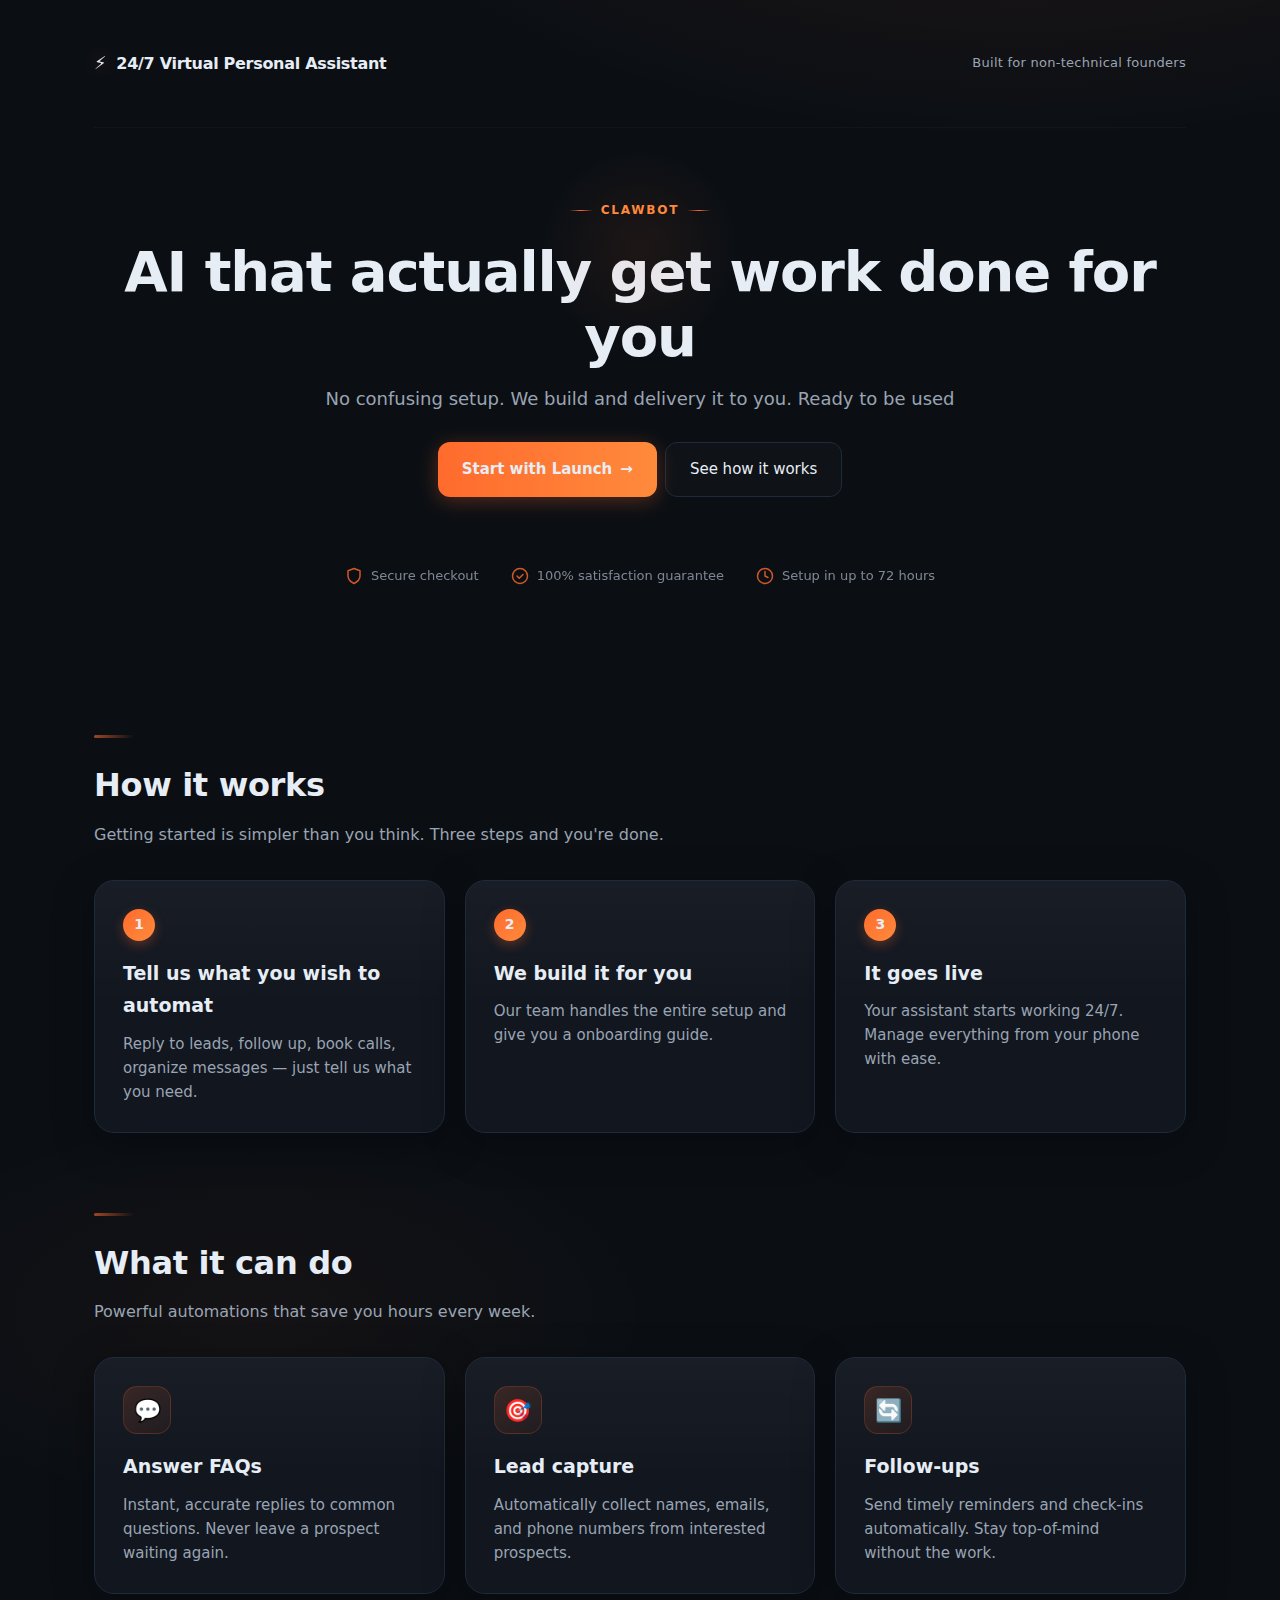
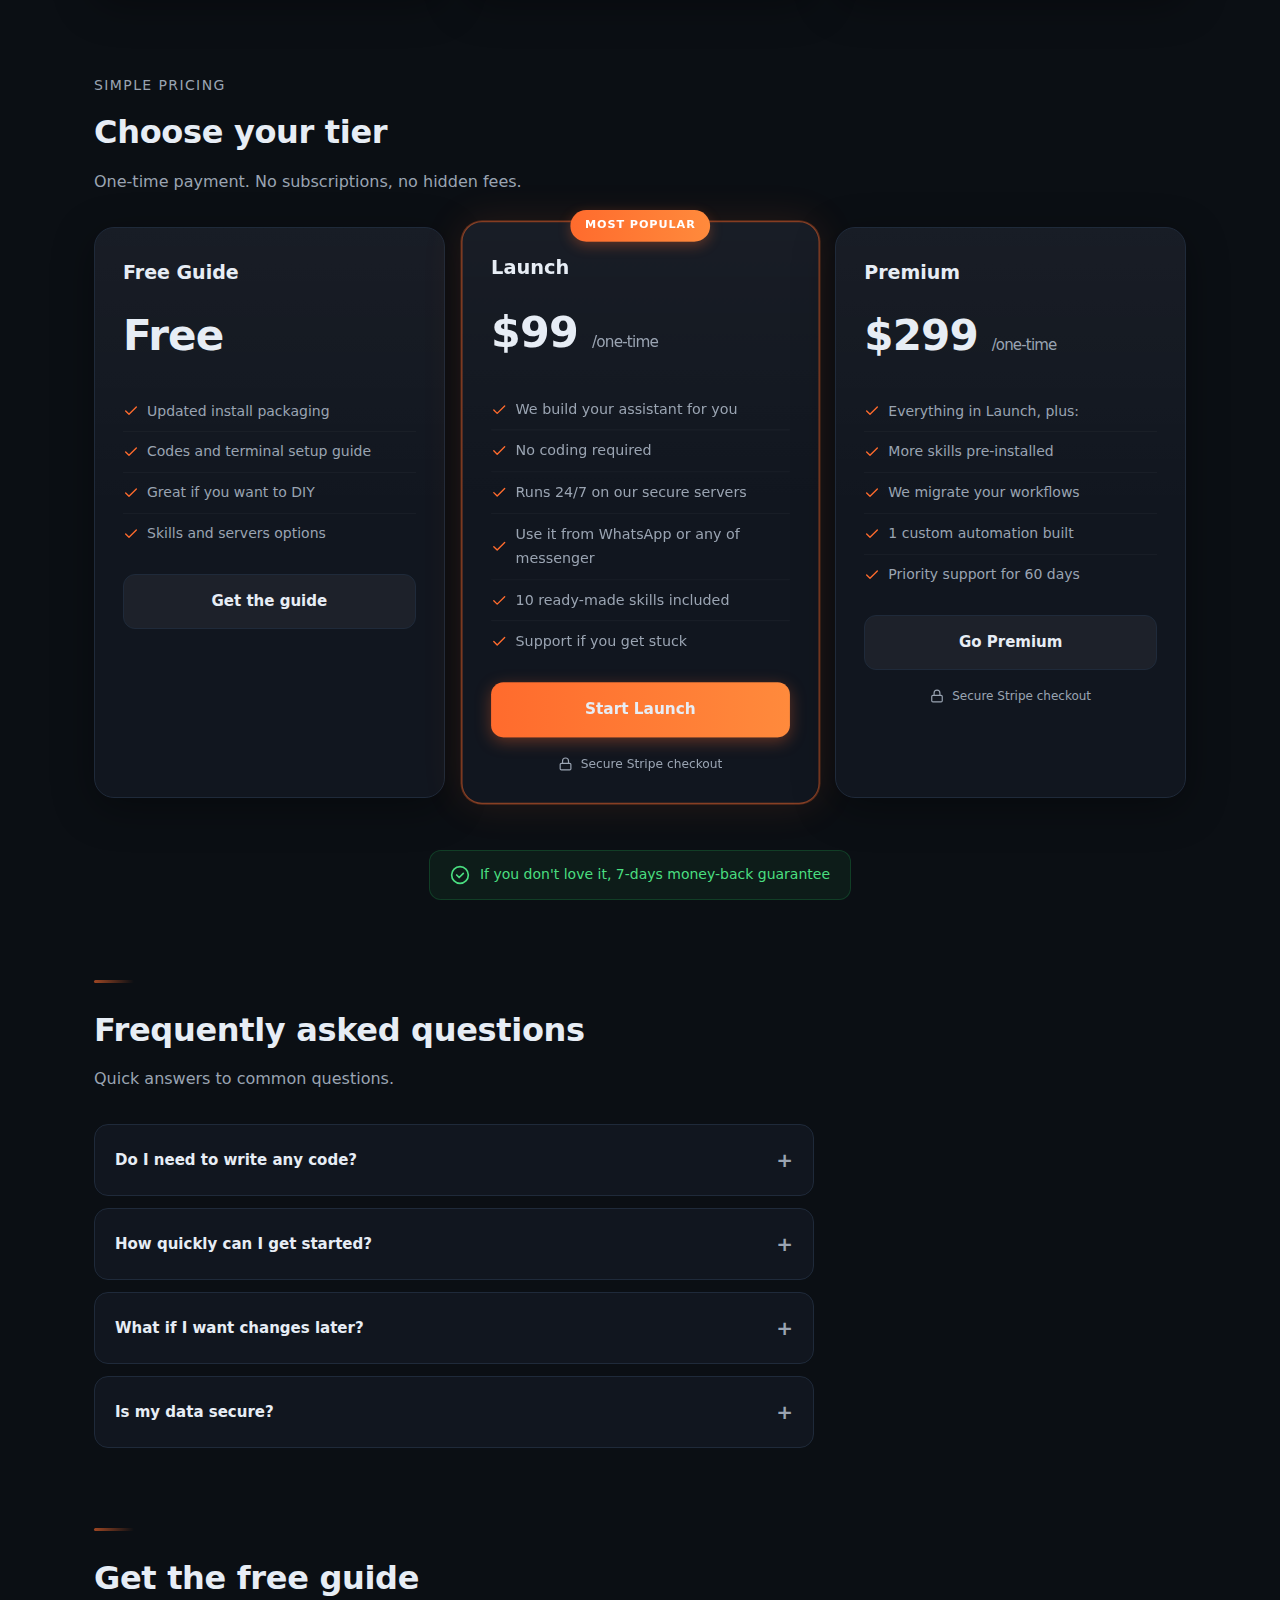
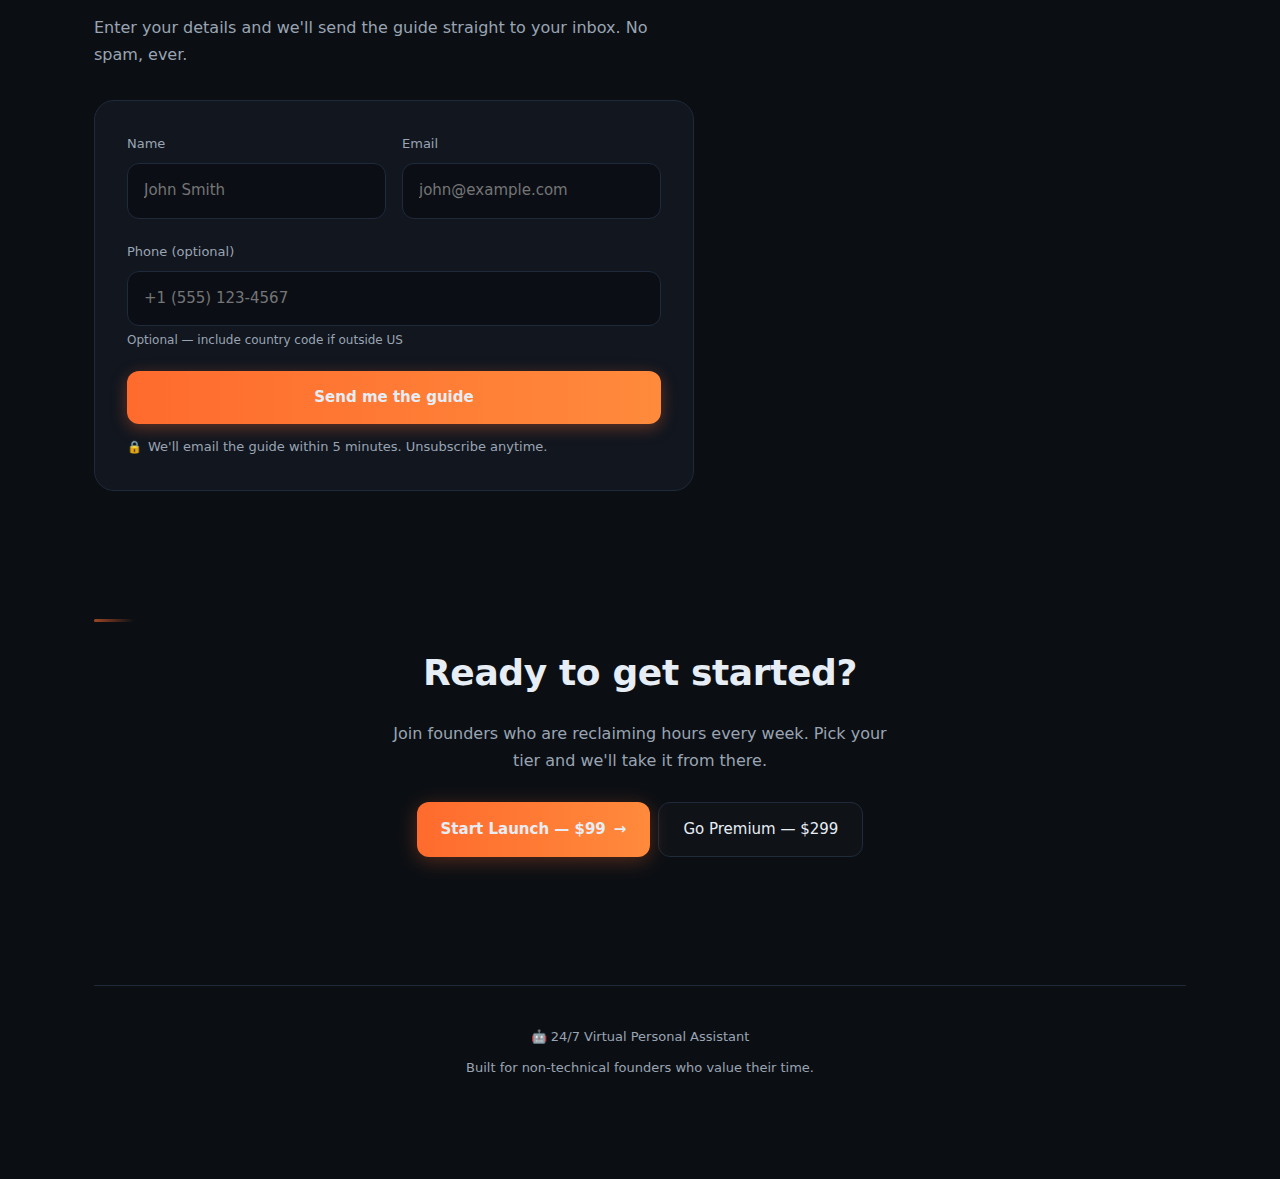
<file: index.html>
<!doctype html>
<html lang="en">
<head>
  <meta charset="UTF-8" />
  <meta name="viewport" content="width=device-width, initial-scale=1.0" />
  <title>24/7 AI Agent</title>
  <meta name="description" content="Get a 24/7 virtual assistant built for you. No coding. No setup headaches. We build it, you use it. Perfect for non-technical founders.">
  <meta name="keywords" content="virtual assistant, AI assistant, automation, founder tools, no-code">
  <meta name="author" content="24-7bot">
  
  <!-- Canonical URL -->
  <link rel="canonical" href="https://24-7bot.com/">
  
  <!-- Open Graph / Facebook -->
  <meta property="og:type" content="website">
  <meta property="og:url" content="https://24-7bot.com/">
  <meta property="og:title" content="24/7 Virtual Personal Assistant — Done-for-You AI Assistant">
  <meta property="og:description" content="Get a 24/7 virtual assistant built for you. No coding required.">
  
  <!-- Twitter -->
  <meta property="twitter:card" content="summary_large_image">
  <meta property="twitter:url" content="https://24-7bot.com/">
  <meta property="twitter:title" content="24/7 Virtual Personal Assistant — Done-for-You AI Assistant">
  <meta property="twitter:description" content="Get a 24/7 virtual assistant built for you. No coding required.">
  
  <!-- Favicon -->
  <link rel="icon" type="image/svg+xml" href="data:image/svg+xml,%3Csvg xmlns='http://www.w3.org/2000/svg' viewBox='0 0 100 100'%3E%3Ctext y='.9em' font-size='90'%3E🤖%3C/text%3E%3C/svg%3E">
  
  <!-- JSON-LD Structured Data for SEO -->
  <script type="application/ld+json">
  {
    "@context": "https://schema.org",
    "@type": "Product",
    "name": "24/7 Virtual Personal Assistant",
    "description": "Get a 24/7 virtual assistant built for you. No coding. No setup headaches. We build it, you use it.",
    "brand": {
      "@type": "Brand",
      "name": "24-7bot"
    },
    "offers": [
      {
        "@type": "Offer",
        "name": "Launch",
        "price": "99",
        "priceCurrency": "USD",
        "availability": "https://schema.org/InStock",
        "url": "https://buy.stripe.com/14AcN560m5kIanqdYU5wI01"
      },
      {
        "@type": "Offer",
        "name": "Premium",
        "price": "299",
        "priceCurrency": "USD",
        "availability": "https://schema.org/InStock",
        "url": "https://buy.stripe.com/fZuaEX9cyfZm8fi1c85wI02"
      }
    ],
    "aggregateRating": {
      "@type": "AggregateRating",
      "ratingValue": "4.8",
      "reviewCount": "127"
    }
  }
  </script>
  
  <!-- Plausible Analytics -->
  <script defer data-domain="24-7bot.com" src="https://plausible.io/js/script.js"></script>
  
  <link rel="stylesheet" href="/assets/css/style.css">
</head>
<body>
  <div class="wrap">
    <header>
      <div class="brand" aria-label="24/7 Virtual Personal Assistant">24/7 Virtual Personal Assistant</div>
      <div class="nav">Built for non‑technical founders</div>
    </header>

    <section class="hero" aria-labelledby="hero-heading">
      <div class="eyebrow">Clawbot</div>
      <h1 id="hero-heading">AI that actually get work done for you</h1>
      <p>No confusing setup. We build and delivery it to you. Ready to be used</p>
      <div class="cta-row">
        <a class="cta" href="#pricing" aria-label="Start with Launch tier pricing">Start with Launch</a>
        <a class="ghost" href="#how" aria-label="Learn how it works">See how it works</a>
      </div>
      
      <div class="trust-badges">
        <div class="trust-badge">
          <svg viewBox="0 0 24 24" aria-hidden="true"><path fill="none" stroke="currentColor" stroke-width="2" stroke-linecap="round" stroke-linejoin="round" d="M12 22s8-4 8-10V5l-8-3-8 3v7c0 6 8 10 8 10z"/></svg>
          <span>Secure checkout</span>
        </div>
        <div class="trust-badge">
          <svg viewBox="0 0 24 24" aria-hidden="true"><path fill="none" stroke="currentColor" stroke-width="2" stroke-linecap="round" stroke-linejoin="round" d="M12 22c5.523 0 10-4.477 10-10S17.523 2 12 2 2 6.477 2 12s4.477 10 10 10z"/><path fill="none" stroke="currentColor" stroke-width="2" stroke-linecap="round" stroke-linejoin="round" d="M8 12l3 3 5-5"/></svg>
          <span>100% satisfaction guarantee</span>
        </div>
        <div class="trust-badge">
          <svg viewBox="0 0 24 24" aria-hidden="true"><circle cx="12" cy="12" r="10" fill="none" stroke="currentColor" stroke-width="2"/><polyline points="12 6 12 12 16 14" fill="none" stroke="currentColor" stroke-width="2" stroke-linecap="round" stroke-linejoin="round"/></svg>
          <span>Setup in up to 72 hours</span>
        </div>
      </div>
    </section>

    <section id="how" class="section" aria-labelledby="how-heading">
      <h2 id="how-heading">How it works</h2>
      <p>Getting started is simpler than you think. Three steps and you're done.</p>
      <div class="grid-3 steps">
        <div class="card">
          <div class="step-number" aria-hidden="true">1</div>
          <h3>Tell us what you wish to automat</h3>
          <p>Reply to leads, follow up, book calls, organize messages — just tell us what you need.</p>
        </div>
        <div class="card">
          <div class="step-number" aria-hidden="true">2</div>
          <h3>We build it for you</h3>
          <p>Our team handles the entire setup and give you a onboarding guide.</p>
        </div>
        <div class="card">
          <div class="step-number" aria-hidden="true">3</div>
          <h3>It goes live</h3>
          <p>Your assistant starts working 24/7. Manage everything from your phone with ease.</p>
        </div>
      </div>
    </section>

    <section class="section" aria-labelledby="features-heading">
      <h2 id="features-heading">What it can do</h2>
      <p>Powerful automations that save you hours every week.</p>
      <div class="grid-3 steps">
        <div class="card">
          <div class="feature-icon" aria-hidden="true">💬</div>
          <h3>Answer FAQs</h3>
          <p>Instant, accurate replies to common questions. Never leave a prospect waiting again.</p>
        </div>
        <div class="card">
          <div class="feature-icon" aria-hidden="true">🎯</div>
          <h3>Lead capture</h3>
          <p>Automatically collect names, emails, and phone numbers from interested prospects.</p>
        </div>
        <div class="card">
          <div class="feature-icon" aria-hidden="true">🔄</div>
          <h3>Follow‑ups</h3>
          <p>Send timely reminders and check-ins automatically. Stay top-of-mind without the work.</p>
        </div>
      </div>
    </section>

    <section id="pricing" class="section pricing-section" aria-labelledby="pricing-heading">
      <div class="pricing-title">Simple pricing</div>
      <h2 id="pricing-heading">Choose your tier</h2>
      <p>One-time payment. No subscriptions, no hidden fees.</p>
      <div class="grid-3">
        <div class="card">
          <h3>Free Guide</h3>
          <div class="price">Free</div>
          <ul class="list">
            <li>Updated install packaging</li>
            <li>Codes and terminal setup guide</li>
            <li>Great if you want to DIY</li>
            <li>Skills and servers options</li>
          </ul>
          <a class="btn" href="#free-form">Get the guide</a>
        </div>

        <div class="card popular">
          <div class="pill">Most Popular</div>
          <h3>Launch</h3>
          <div class="price">$99 <small>/one‑time</small></div>
          <ul class="list">
            <li>We build your assistant for you</li>
            <li>No coding required</li>
            <li>Runs 24/7 on our secure servers</li>
            <li>Use it from WhatsApp or any of messenger</li>
            <li>10 ready‑made skills included</li>
            <li>Support if you get stuck</li>
          </ul>
          <a class="btn btn-primary" href="https://buy.stripe.com/14AcN560m5kIanqdYU5wI01" target="_blank" rel="noopener noreferrer">Start Launch</a>
          <div class="secure-checkout">
            <svg viewBox="0 0 24 24" aria-hidden="true"><rect x="3" y="11" width="18" height="11" rx="2" ry="2" fill="none" stroke="currentColor" stroke-width="2"/><path fill="none" stroke="currentColor" stroke-width="2" stroke-linecap="round" stroke-linejoin="round" d="M7 11V7a5 5 0 0 1 10 0v4"/></svg>
            Secure Stripe checkout
          </div>
        </div>

        <div class="card">
          <h3>Premium</h3>
          <div class="price">$299 <small>/one‑time</small></div>
          <ul class="list">
            <li>Everything in Launch, plus:</li>
            <li>More skills pre‑installed</li>
            <li>We migrate your workflows</li>
            <li>1 custom automation built</li>
            <li>Priority support for 60 days</li>
          </ul>
          <a class="btn" href="https://buy.stripe.com/fZuaEX9cyfZm8fi1c85wI02" target="_blank" rel="noopener noreferrer">Go Premium</a>
            <div class="secure-checkout">
            <svg viewBox="0 0 24 24" aria-hidden="true"><rect x="3" y="11" width="18" height="11" rx="2" ry="2" fill="none" stroke="currentColor" stroke-width="2"/><path fill="none" stroke="currentColor" stroke-width="2" stroke-linecap="round" stroke-linejoin="round" d="M7 11V7a5 5 0 0 1 10 0v4"/></svg>
            Secure Stripe checkout
          </div>
        </div>
      </div>
      
      <div class="guarantee-wrapper">
        <div class="guarantee-badge">
          <svg viewBox="0 0 24 24" aria-hidden="true"><path fill="none" stroke="currentColor" stroke-width="2" stroke-linecap="round" stroke-linejoin="round" d="M12 22c5.523 0 10-4.477 10-10S17.523 2 12 2 2 6.477 2 12s4.477 10 10 10z"/><path fill="none" stroke="currentColor" stroke-width="2" stroke-linecap="round" stroke-linejoin="round" d="M8 12l3 3 5-5"/></svg>
          <span>If you don't love it, 7-days money-back guarantee</span>
        </div>
      </div>
    </section>

    <section class="section" aria-labelledby="faq-heading">
      <h2 id="faq-heading">Frequently asked questions</h2>
      <p>Quick answers to common questions.</p>
      <div class="faq" role="region" aria-label="Frequently Asked Questions">
        <div class="faq-item">
          <button class="faq-question" aria-expanded="false" aria-controls="faq-answer-1">
            Do I need to write any code?
          </button>
          <div id="faq-answer-1" class="faq-answer">
            <p>Not at all. We build everything for you. If you can send an email, you can use this.</p>
          </div>
        </div>
        <div class="faq-item">
          <button class="faq-question" aria-expanded="false" aria-controls="faq-answer-2">
            How quickly can I get started?
          </button>
          <div id="faq-answer-2" class="faq-answer">
            <p>Most assistants are live within 3–7 days after we receive your requirements.</p>
          </div>
        </div>
        <div class="faq-item">
          <button class="faq-question" aria-expanded="false" aria-controls="faq-answer-3">
            What if I want changes later?
          </button>
          <div id="faq-answer-3" class="faq-answer">
            <p>We can upgrade your tier or add new automations anytime. Just reach out to our support.</p>
          </div>
        </div>
        <div class="faq-item">
          <button class="faq-question" aria-expanded="false" aria-controls="faq-answer-4">
            Is my data secure?
          </button>
          <div id="faq-answer-4" class="faq-answer">
            <p>Yes. We use enterprise-grade security and never share your information with third parties.</p>
          </div>
        </div>
      </div>
    </section>

    <section id="free-form" class="section" aria-labelledby="guide-heading">
      <h2 id="guide-heading">Get the free guide</h2>
      <p>Enter your details and we'll send the guide straight to your inbox. No spam, ever.</p>
      <div class="form-card">
        <form name="free-guide" method="POST" action="https://formspree.io/f/mojlgznd" novalidate>
          <input type="hidden" name="_next" value="https://24-7bot.com/success.html" />
          <input type="text" name="_gotcha" class="form-honeypot" aria-hidden="true" tabindex="-1" autocomplete="off" />
          <div class="form-row">
            <div>
              <label for="name">Name</label>
              <input 
                id="name" 
                name="name" 
                type="text" 
                placeholder="John Smith" 
                required 
                autocomplete="name"
                minlength="2"
                maxlength="100"
                aria-required="true"
                aria-describedby="name-error"
              />
              <span id="name-error" class="form-error" role="alert" aria-live="polite"></span>
            </div>
            <div>
              <label for="email">Email</label>
              <input 
                id="email" 
                name="email" 
                type="email" 
                placeholder="john@example.com" 
                required 
                autocomplete="email"
                maxlength="254"
                aria-required="true"
                aria-describedby="email-error"
              />
              <span id="email-error" class="form-error" role="alert" aria-live="polite"></span>
            </div>
          </div>
          <label for="phone">Phone (optional)</label>
          <input 
            id="phone" 
            name="phone" 
            type="tel" 
            placeholder="+1 (555) 123-4567"
            autocomplete="tel"
            maxlength="20"
            pattern="[\d\s\-\+\(\)]{7,20}"
            aria-describedby="phone-hint"
          />
          <small id="phone-hint" class="form-hint">Optional — include country code if outside US</small>
          <noscript>
            <p class="form-note form-note-warning">⚠️ JavaScript is disabled. Your form will still work, but you won't see loading feedback.</p>
          </noscript>
          <button class="btn btn-gradient btn-submit" type="submit" id="submit-btn">
            <span id="btn-text">Send me the guide</span>
            <span id="btn-loading" class="btn-loading-text" aria-hidden="true">Sending...</span>
          </button>
          <div class="form-note">We'll email the guide within 5 minutes. Unsubscribe anytime.</div>
        </form>
      </div>
    </section>

    <section class="section final-cta" aria-labelledby="final-cta-heading">
      <h2 id="final-cta-heading">Ready to get started?</h2>
      <p>Join founders who are reclaiming hours every week. Pick your tier and we'll take it from there.</p>
      <div class="cta-row cta-row-spaced">
        <a class="cta checkout-btn" data-tier="Launch" data-price="99" href="https://buy.stripe.com/14AcN560m5kIanqdYU5wI01" target="_blank" rel="noopener noreferrer">Start Launch — $99</a>
        <a class="ghost checkout-btn" data-tier="Premium" data-price="299" href="https://buy.stripe.com/fZuaEX9cyfZm8fi1c85wI02" target="_blank" rel="noopener noreferrer">Go Premium — $299</a>
      </div>
    </section>

    <footer>
      <div class="footer-brand">🤖 24/7 Virtual Personal Assistant</div>
      <div>Built for non‑technical founders who value their time.</div>
    </footer>
  </div>

  <script>
    /**
     * Main application script for 24-7bot.com landing page
     * Handles: FAQ accordion, form submission with validation, analytics tracking
     */
    
    (function() {
      'use strict';
      
      // ============================================
      // Utility Functions
      // ============================================
      
      /**
       * Debounce function to limit how often a function can fire
       * @param {Function} func - Function to debounce
       * @param {number} wait - Milliseconds to wait
       * @returns {Function} Debounced function
       */
      function debounce(func, wait) {
        let timeout;
        return function executedFunction() {
          const context = this;
          const args = arguments;
          const later = function() {
            timeout = null;
            func.apply(context, args);
          };
          clearTimeout(timeout);
          timeout = setTimeout(later, wait);
        };
      }
      
      /**
       * Safe analytics tracking with error handling
       * @param {string} eventName - Name of the event
       * @param {Object} props - Event properties
       */
      function trackEvent(eventName, props) {
        try {
          if (typeof window.plausible === 'function') {
            window.plausible(eventName, { props: props });
          }
        } catch (error) {
          // Silently fail analytics - don't break user experience
          if (window.console && window.console.warn) {
            console.warn('Analytics error:', error);
          }
        }
      }
      
      // ============================================
      // FAQ Accordion with Event Delegation
      // ============================================
      
      /**
       * Initialize FAQ accordion functionality
       * Uses event delegation for better performance
       */
      function initFaqAccordion() {
        const faqContainer = document.querySelector('.faq');
        if (!faqContainer) return;
        
        // Use event delegation instead of attaching listeners to each question
        faqContainer.addEventListener('click', debounce(function(e) {
          const question = e.target.closest('.faq-question');
          if (!question) return;
          
          const item = question.closest('.faq-item');
          if (!item) return;
          
          const isActive = item.classList.contains('active');
          const answerId = question.getAttribute('aria-controls');
          const answer = document.getElementById(answerId);
          
          // Close all items
          document.querySelectorAll('.faq-item').forEach(function(faq) {
            faq.classList.remove('active');
            const btn = faq.querySelector('.faq-question');
            if (btn) btn.setAttribute('aria-expanded', 'false');
          });
          
          // Open clicked item if it wasn't active
          if (!isActive) {
            item.classList.add('active');
            question.setAttribute('aria-expanded', 'true');
          }
        }, 150));
      }
      
      // ============================================
      // Form Validation and Submission
      // ============================================
      
      /**
       * Validate email format
       * @param {string} email - Email to validate
       * @returns {boolean} Is valid email
       */
      function isValidEmail(email) {
        const emailRegex = /^[^\s@]+@[^\s@]+\.[^\s@]+$/;
        return emailRegex.test(email);
      }
      
      /**
       * Validate phone number (optional field)
       * @param {string} phone - Phone to validate
       * @returns {boolean} Is valid phone or empty
       */
      function isValidPhone(phone) {
        if (!phone || phone.trim() === '') return true;
        const phoneRegex = /^[\d\s\-\+\(\)]{7,20}$/;
        return phoneRegex.test(phone);
      }
      
      /**
       * Show validation error message
       * @param {HTMLElement} input - Input element
       * @param {string} message - Error message
       */
      function showError(input, message) {
        const errorId = input.getAttribute('aria-describedby');
        const errorEl = document.getElementById(errorId);
        if (errorEl) {
          errorEl.textContent = message;
        }
        input.setAttribute('aria-invalid', 'true');
      }
      
      /**
       * Clear validation error
       * @param {HTMLElement} input - Input element
       */
      function clearError(input) {
        const errorId = input.getAttribute('aria-describedby');
        const errorEl = document.getElementById(errorId);
        if (errorEl) {
          errorEl.textContent = '';
        }
        input.setAttribute('aria-invalid', 'false');
      }
      
      /**
       * Initialize form handling with validation
       */
      function initFormHandling() {
        const form = document.querySelector('form[name="free-guide"]');
        const submitBtn = document.getElementById('submit-btn');
        const btnText = document.getElementById('btn-text');
        const btnLoading = document.getElementById('btn-loading');
        
        if (!form) return;
        
        // Real-time validation on blur
        const nameInput = document.getElementById('name');
        const emailInput = document.getElementById('email');
        const phoneInput = document.getElementById('phone');
        
        if (nameInput) {
          nameInput.addEventListener('blur', function() {
            if (!this.value.trim()) {
              showError(this, 'Please enter your name');
            } else if (this.value.trim().length < 2) {
              showError(this, 'Name must be at least 2 characters');
            } else {
              clearError(this);
            }
          });
          
          nameInput.addEventListener('input', function() {
            clearError(this);
          });
        }
        
        if (emailInput) {
          emailInput.addEventListener('blur', function() {
            if (!this.value.trim()) {
              showError(this, 'Please enter your email');
            } else if (!isValidEmail(this.value)) {
              showError(this, 'Please enter a valid email address');
            } else {
              clearError(this);
            }
          });
          
          emailInput.addEventListener('input', function() {
            clearError(this);
          });
        }
        
        if (phoneInput) {
          phoneInput.addEventListener('blur', function() {
            if (this.value && !isValidPhone(this.value)) {
              showError(this, 'Please enter a valid phone number');
            } else {
              clearError(this);
            }
          });
          
          phoneInput.addEventListener('input', function() {
            clearError(this);
          });
        }
        
        // Form submission
        form.addEventListener('submit', function(e) {
          let isValid = true;
          
          // Validate name
          if (!nameInput || !nameInput.value.trim()) {
            if (nameInput) showError(nameInput, 'Please enter your name');
            isValid = false;
          } else if (nameInput.value.trim().length < 2) {
            showError(nameInput, 'Name must be at least 2 characters');
            isValid = false;
          }
          
          // Validate email
          if (!emailInput || !emailInput.value.trim()) {
            if (emailInput) showError(emailInput, 'Please enter your email');
            isValid = false;
          } else if (!isValidEmail(emailInput.value)) {
            showError(emailInput, 'Please enter a valid email address');
            isValid = false;
          }
          
          // Validate phone (optional)
          if (phoneInput && phoneInput.value && !isValidPhone(phoneInput.value)) {
            showError(phoneInput, 'Please enter a valid phone number');
            isValid = false;
          }
          
          // Stop submission if invalid
          if (!isValid) {
            e.preventDefault();
            // Focus first error
            const firstError = form.querySelector('[aria-invalid="true"]');
            if (firstError) firstError.focus();
            return;
          }
          
          // Show loading state
          if (submitBtn) {
            submitBtn.disabled = true;
            submitBtn.setAttribute('aria-busy', 'true');
            if (btnText) btnText.style.display = 'none';
            if (btnLoading) btnLoading.style.display = 'inline';
          }
          
          // Track form submission
          trackEvent('Form Submit', { form: 'free-guide' });
          
          // Let Formspree handle the submission normally
          // Formspree will redirect to success.html
        });
      }
      
      // ============================================
      // Analytics Tracking for CTAs
      // ============================================
      
      /**
       * Initialize checkout button tracking
       */
      function initCheckoutTracking() {
        const ctaContainer = document.querySelector('.final-cta');
        if (!ctaContainer) return;
        
        // Event delegation for checkout buttons
        ctaContainer.addEventListener('click', function(e) {
          const btn = e.target.closest('.checkout-btn');
          if (!btn) return;
          
          const tier = btn.getAttribute('data-tier');
          const price = btn.getAttribute('data-price');
          
          trackEvent('Checkout Click', { 
            tier: tier,
            price: price,
            location: 'final-cta'
          });
        });
      }
      
      /**
       * Initialize pricing card CTA tracking
       */
      function initPricingTracking() {
        const pricingSection = document.getElementById('pricing');
        if (!pricingSection) return;
        
        pricingSection.addEventListener('click', function(e) {
          const btn = e.target.closest('.btn');
          if (!btn || btn.classList.contains('checkout-btn')) return;
          
          trackEvent('CTA Click', { location: 'pricing-card' });
        });
      }
      
      // ============================================
      // Initialize Everything
      // ============================================
      
      function init() {
        initFaqAccordion();
        initFormHandling();
        initCheckoutTracking();
        initPricingTracking();
      }
      
      // Run when DOM is ready
      if (document.readyState === 'loading') {
        document.addEventListener('DOMContentLoaded', init);
      } else {
        init();
      }
    })();
  </script>
</body>
</html>
</file>
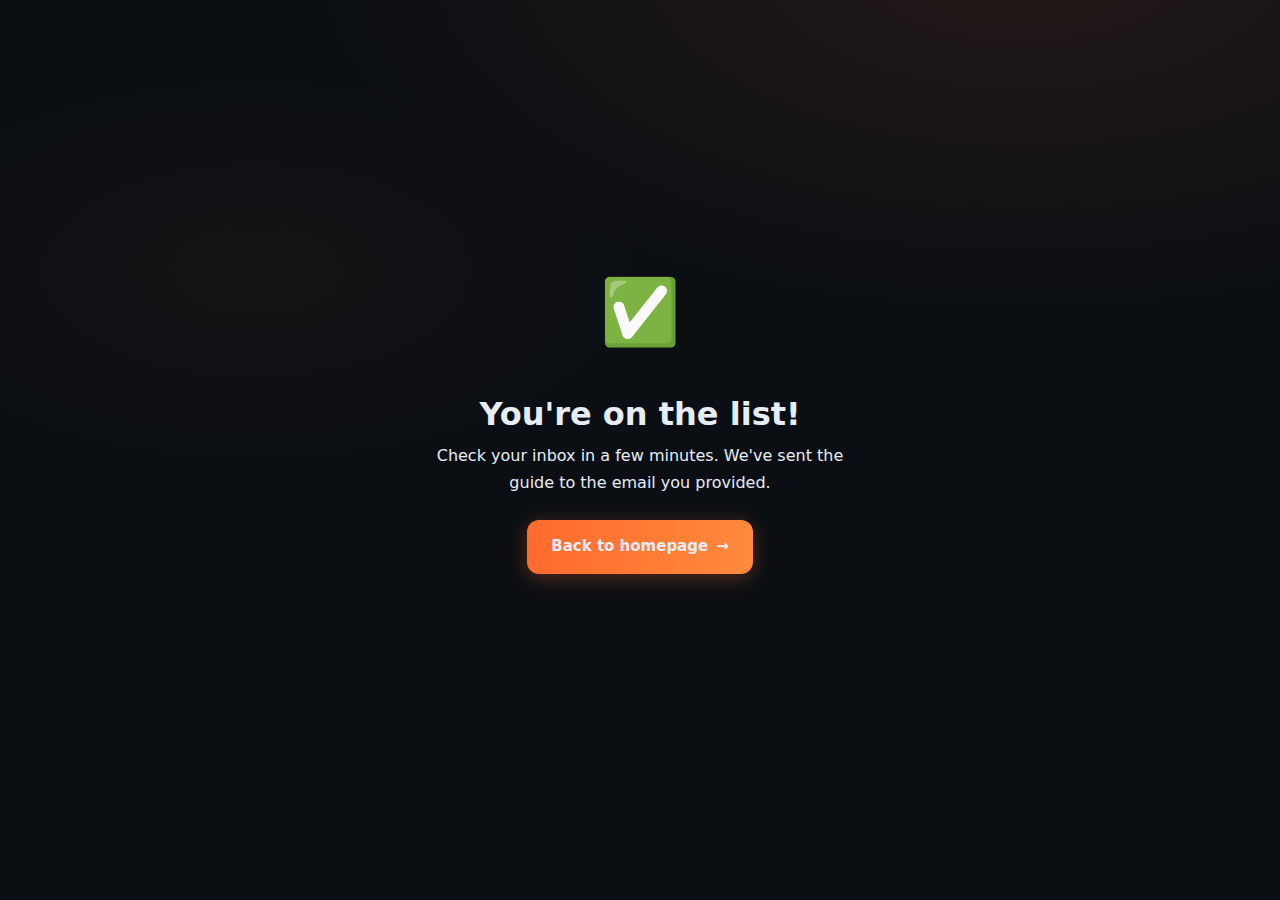
<file: success.html>
<!doctype html>
<html lang="en">
<head>
  <meta charset="UTF-8" />
  <meta name="viewport" content="width=device-width, initial-scale=1.0" />
  <title>Thanks — 24/7 Virtual Personal Assistant</title>
  <meta name="description" content="Thank you for your interest in 24/7 Virtual Personal Assistant.">
  <link rel="icon" type="image/svg+xml" href="data:image/svg+xml,%3Csvg xmlns='http://www.w3.org/2000/svg' viewBox='0 0 100 100'%3E%3Ctext y='.9em' font-size='90'%3E🤖%3C/text%3E%3C/svg%3E">
  <script defer data-domain="24-7bot.com" src="https://plausible.io/js/script.js"></script>
  <script>
    // Track successful form submission
    document.addEventListener('DOMContentLoaded', function() {
      if (window.plausible) {
        plausible('Form Success', { props: { form: 'free-guide' } });
      }
    });
  </script>
  <link rel="stylesheet" href="/assets/css/style.css">
  <style>
    .success-wrap { min-height: 100vh; display: flex; align-items: center; justify-content: center; text-align: center; }
    .success-card { max-width: 500px; padding: 40px; }
    .success-icon { font-size: 64px; margin-bottom: 20px; }
  </style>
</head>
<body>
  <div class="wrap success-wrap">
    <div class="success-card">
      <div class="success-icon">✅</div>
      <h1>You're on the list!</h1>
      <p>Check your inbox in a few minutes. We've sent the guide to the email you provided.</p>
      <p style="margin-top: 24px;">
        <a href="/" class="cta">Back to homepage</a>
      </p>
    </div>
  </div>
</body>
</html>
</file>
<file: assets/css/style.css>
/* ============================================
   24-7bot Landing Page Styles
   ============================================ */

/* ------------------------------------------
   CSS Custom Properties (Design Tokens)
   ------------------------------------------ */
:root {
  /* Colors */
  --bg: #0b0f14;
  --panel: #11161f;
  --muted: #9aa4b2;
  --text: #e7edf5;
  --accent: #ff6b2d;
  --accent-2: #ff8a3c;
  --border: #1f2a3a;
  --glow: rgba(255, 107, 45, .35);
  --success: #4ade80;
  --success-bg: rgba(34, 197, 94, 0.08);
  --success-border: rgba(34, 197, 94, 0.2);
  --error: #ef4444;
  
  /* Spacing */
  --space-xs: 4px;
  --space-sm: 8px;
  --space-md: 16px;
  --space-lg: 24px;
  --space-xl: 32px;
  --space-2xl: 48px;
  --space-3xl: 64px;
  --space-4xl: 80px;
  
  /* Typography */
  --font-sans: ui-sans-serif, system-ui, -apple-system, BlinkMacSystemFont, "Segoe UI", Roboto, Inter, Arial, sans-serif;
  --font-mono: ui-monospace, SFMono-Regular, Menlo, Monaco, Consolas, monospace;
  
  /* Border Radius */
  --radius-sm: 8px;
  --radius-md: 12px;
  --radius-lg: 14px;
  --radius-xl: 20px;
  --radius-full: 999px;
  
  /* Transitions */
  --ease-out: cubic-bezier(0.16, 1, 0.3, 1);
  --duration-fast: 0.2s;
  --duration-base: 0.25s;
  --duration-slow: 0.3s;
  
  /* Shadows */
  --shadow-sm: 0 4px 12px rgba(255, 107, 45, 0.3);
  --shadow-md: 0 4px 20px rgba(255, 107, 45, 0.3);
  --shadow-lg: 0 8px 28px rgba(255, 107, 45, 0.4);
  --shadow-card: 0 10px 40px rgba(0, 0, 0, .35);
  --shadow-card-hover: 0 20px 50px rgba(0, 0, 0, .45);
}

/* ------------------------------------------
   CSS Reset & Base Styles
   ------------------------------------------ */
*,
*::before,
*::after {
  box-sizing: border-box;
}

* {
  margin: 0;
  padding: 0;
}

html {
  scroll-behavior: smooth;
  -webkit-text-size-adjust: 100%;
  -moz-tab-size: 4;
  tab-size: 4;
}

body {
  background: 
    radial-gradient(1200px 600px at 80% -5%, rgba(255,107,45,.1), transparent 60%),
    radial-gradient(800px 400px at 20% 30%, rgba(255,107,45,.04), transparent 50%),
    var(--bg);
  color: var(--text);
  font-family: var(--font-sans);
  line-height: 1.7;
  -webkit-font-smoothing: antialiased;
  -moz-osx-font-smoothing: grayscale;
  min-height: 100vh;
}

/* Form element reset */
input,
button,
textarea,
select {
  font: inherit;
  color: inherit;
  letter-spacing: inherit;
  word-spacing: inherit;
}

button {
  cursor: pointer;
  background: none;
  border: none;
}

/* Focus visible styles for keyboard navigation */
:focus-visible {
  outline: 2px solid var(--accent);
  outline-offset: 2px;
}

/* Remove focus outline for mouse users */
:focus:not(:focus-visible) {
  outline: none;
}

/* Skip link for accessibility */
.skip-link {
  position: absolute;
  top: -40px;
  left: 0;
  background: var(--accent);
  color: white;
  padding: 8px;
  text-decoration: none;
  z-index: 100;
}

.skip-link:focus {
  top: 0;
}

a {
  color: inherit;
  text-decoration: none;
}

img,
svg,
video {
  display: block;
  max-width: 100%;
}

/* ------------------------------------------
   Layout
   ------------------------------------------ */
.wrap {
  max-width: 1140px;
  margin: 0 auto;
  padding: var(--space-xl) var(--space-lg) 100px;
}

/* ------------------------------------------
   Header
   ------------------------------------------ */
header {
  display: flex;
  align-items: center;
  justify-content: space-between;
  padding: var(--space-md) 0 var(--space-2xl);
  border-bottom: 1px solid rgba(255, 255, 255, 0.03);
}

.brand {
  font-weight: 700;
  letter-spacing: -0.3px;
  font-size: 16px;
  display: flex;
  align-items: center;
  gap: 10px;
}

.brand::before {
  content: "⚡";
  font-size: 18px;
  filter: drop-shadow(0 0 8px rgba(255, 107, 45, 0.5));
}

.nav { 
  color: var(--muted); 
  font-size: 13px;
  letter-spacing: 0.02em;
}

/* ------------------------------------------
   Hero Section
   ------------------------------------------ */
.hero {
  text-align: center;
  padding: var(--space-3xl) 0 var(--space-2xl);
  position: relative;
}

.hero::before {
  content: "";
  position: absolute;
  top: 20px;
  left: 50%;
  transform: translateX(-50%);
  width: 200px;
  height: 200px;
  background: radial-gradient(circle, rgba(255, 107, 45, 0.08) 0%, transparent 70%);
  pointer-events: none;
}

.eyebrow {
  color: var(--accent-2);
  font-size: 12px;
  letter-spacing: 0.15em;
  text-transform: uppercase;
  font-weight: 600;
  display: inline-flex;
  align-items: center;
  gap: var(--space-sm);
}

.eyebrow::before,
.eyebrow::after {
  content: "";
  width: 24px;
  height: 1px;
  background: linear-gradient(90deg, transparent, var(--accent), transparent);
}

.hero h1 {
  font-size: clamp(36px, 6vw, 56px);
  line-height: 1.15;
  margin: 20px 0 var(--space-md);
  font-weight: 800;
  letter-spacing: -0.02em;
}

.hero p {
  color: var(--muted);
  margin: 0 auto 28px;
  max-width: 640px;
  font-size: 18px;
  line-height: 1.6;
}

/* CTA Buttons */
.cta-row {
  display: flex;
  gap: var(--space-sm);
  justify-content: center;
  flex-wrap: wrap;
}

.cta-row-spaced {
  margin-top: var(--space-sm);
}

.cta {
  display: inline-flex;
  align-items: center;
  gap: var(--space-sm);
  padding: 14px var(--space-lg);
  background: linear-gradient(90deg, var(--accent), var(--accent-2));
  border-radius: var(--radius-md);
  font-weight: 700;
  font-size: 15px;
  box-shadow: var(--shadow-md);
  transition: all var(--duration-base) var(--ease-out);
  position: relative;
  overflow: hidden;
}

.cta:hover {
  transform: translateY(-2px);
  box-shadow: var(--shadow-lg);
}

.cta::after {
  content: "→";
  transition: transform var(--duration-base) var(--ease-out);
}

.cta:hover::after {
  transform: translateX(3px);
}

.cta:focus-visible {
  outline: 2px solid white;
  outline-offset: 2px;
}

.ghost {
  display: inline-flex;
  align-items: center;
  gap: var(--space-sm);
  padding: 14px var(--space-lg);
  border: 1px solid var(--border);
  border-radius: var(--radius-md);
  color: var(--text);
  font-weight: 500;
  font-size: 15px;
  transition: all var(--duration-base) var(--ease-out);
  background: rgba(255, 255, 255, 0.02);
}

.ghost:hover {
  border-color: rgba(255, 107, 45, 0.4);
  background: rgba(255, 107, 45, 0.05);
}

.ghost:focus-visible {
  outline: 2px solid var(--accent);
  outline-offset: 2px;
}

/* Trust Badges */
.trust-badges {
  display: flex;
  justify-content: center;
  align-items: center;
  gap: var(--space-xl);
  margin-top: var(--space-2xl);
  padding: 20px;
  flex-wrap: wrap;
}

.trust-badge {
  display: flex;
  align-items: center;
  gap: var(--space-sm);
  color: var(--muted);
  font-size: 13px;
  opacity: 0.8;
}

.trust-badge svg {
  width: 18px;
  height: 18px;
  color: var(--accent);
  flex-shrink: 0;
}

/* ------------------------------------------
   Sections
   ------------------------------------------ */
.section {
  margin-top: var(--space-4xl);
  position: relative;
}

.section::before {
  content: "";
  display: block;
  width: 40px;
  height: 3px;
  background: linear-gradient(90deg, var(--accent), transparent);
  border-radius: 2px;
  margin-bottom: 20px;
  opacity: 0.6;
}

.section h2 {
  font-size: 32px;
  margin: 0 0 var(--space-sm);
  font-weight: 700;
  letter-spacing: -0.01em;
}

.section > p {
  color: var(--muted);
  margin: 0 0 var(--space-xl);
  font-size: 16px;
  max-width: 600px;
}

/* ------------------------------------------
   Grid Layouts
   ------------------------------------------ */
.grid-3 {
  display: grid;
  grid-template-columns: repeat(3, 1fr);
  gap: 20px;
}

/* ------------------------------------------
   Cards
   ------------------------------------------ */
.card {
  background: linear-gradient(180deg, rgba(255, 255, 255, 0.03), transparent 50%), var(--panel);
  border: 1px solid var(--border);
  border-radius: var(--radius-xl);
  padding: 28px;
  min-height: 280px;
  position: relative;
  box-shadow: var(--shadow-card);
  transition: all var(--duration-slow) var(--ease-out);
}

.card:hover {
  transform: translateY(-4px);
  border-color: rgba(255, 107, 45, 0.25);
  box-shadow: var(--shadow-card-hover), 0 0 0 1px rgba(255, 107, 45, 0.1);
}

.card h3 {
  margin: 0 0 10px;
  font-size: 19px;
  font-weight: 600;
}

.card p {
  color: var(--muted);
  margin: 0;
  font-size: 15px;
  line-height: 1.6;
}

/* Feature Icons */
.feature-icon {
  width: 48px;
  height: 48px;
  background: linear-gradient(135deg, rgba(255, 107, 45, 0.15), rgba(255, 107, 45, 0.05));
  border: 1px solid rgba(255, 107, 45, 0.2);
  border-radius: var(--radius-lg);
  display: flex;
  align-items: center;
  justify-content: center;
  margin-bottom: var(--space-md);
  font-size: 22px;
  transition: all var(--duration-slow) var(--ease-out);
}

.card:hover .feature-icon {
  background: linear-gradient(135deg, rgba(255, 107, 45, 0.25), rgba(255, 107, 45, 0.1));
  transform: scale(1.05);
}

/* Step Numbers */
.step-number {
  display: inline-flex;
  align-items: center;
  justify-content: center;
  width: 32px;
  height: 32px;
  background: linear-gradient(135deg, var(--accent), var(--accent-2));
  border-radius: 50%;
  font-size: 14px;
  font-weight: 700;
  margin-bottom: var(--space-md);
  box-shadow: var(--shadow-sm);
}

/* ------------------------------------------
   Pricing Section
   ------------------------------------------ */
.pricing-title {
  font-size: 14px;
  color: var(--muted);
  margin: 0 0 var(--space-sm);
  text-transform: uppercase;
  letter-spacing: 0.1em;
  font-weight: 500;
}

.pricing-section::before { 
  display: none; 
}

.pricing-section h2 {
  margin-bottom: var(--space-sm);
}

.price {
  font-size: 42px;
  font-weight: 800;
  margin: 12px 0 20px;
  letter-spacing: -0.02em;
}

.price small {
  font-size: 15px;
  color: var(--muted);
  font-weight: 500;
}

.list {
  margin: 0;
  padding: 0;
  list-style: none;
  color: var(--muted);
}

.list li {
  padding: var(--space-sm) 0;
  padding-left: var(--space-lg);
  position: relative;
  font-size: 14px;
  border-bottom: 1px solid rgba(255, 255, 255, 0.03);
}

.list li:last-child {
  border-bottom: none;
}

.list li::before {
  content: "";
  position: absolute;
  left: 0;
  top: 50%;
  transform: translateY(-50%);
  width: 16px;
  height: 16px;
  background-image: url("data:image/svg+xml,%3Csvg xmlns='http://www.w3.org/2000/svg' viewBox='0 0 24 24' fill='none' stroke='%23ff6b2d' stroke-width='2' stroke-linecap='round' stroke-linejoin='round'%3E%3Cpolyline points='20 6 9 17 4 12'%3E%3C/polyline%3E%3C/svg%3E");
  background-size: contain;
  background-repeat: no-repeat;
}

/* Button Styles */
.btn {
  display: inline-flex;
  align-items: center;
  justify-content: center;
  gap: var(--space-sm);
  width: 100%;
  padding: 14px 20px;
  border-radius: var(--radius-md);
  background: rgba(255, 255, 255, 0.05);
  color: var(--text);
  border: 1px solid var(--border);
  font-weight: 600;
  font-size: 15px;
  margin-top: 20px;
  transition: all var(--duration-base) var(--ease-out);
  cursor: pointer;
}

.btn:hover {
  background: rgba(255, 255, 255, 0.08);
  border-color: rgba(255, 107, 45, 0.3);
  transform: translateY(-1px);
}

.btn:focus-visible {
  outline: 2px solid var(--accent);
  outline-offset: 2px;
}

.btn:disabled {
  opacity: 0.7;
  cursor: not-allowed;
  transform: none;
}

.btn-primary {
  background: linear-gradient(90deg, var(--accent), var(--accent-2));
  border: none;
  box-shadow: 0 4px var(--space-md) rgba(255, 107, 45, 0.35);
}

.btn-primary:hover {
  box-shadow: 0 6px 24px rgba(255, 107, 45, 0.5);
  transform: translateY(-2px);
}

.btn-gradient {
  margin-top: 20px;
  background: linear-gradient(90deg, var(--accent), var(--accent-2));
  border: none;
  box-shadow: 0 4px var(--space-md) rgba(255, 107, 45, 0.35);
  position: relative;
}

.btn-loading-text {
  display: none;
}

/* Popular Card */
.popular {
  border-color: rgba(255, 107, 45, 0.5);
  box-shadow: 0 0 0 1px rgba(255, 107, 45, 0.3), 0 0 40px rgba(255, 107, 45, 0.12);
  transform: scale(1.02);
}

.popular:hover {
  box-shadow: 0 0 0 1px rgba(255, 107, 45, 0.5), 0 20px 60px rgba(255, 107, 45, 0.18);
  transform: scale(1.02) translateY(-4px);
}

.popular .btn {
  background: linear-gradient(90deg, var(--accent), var(--accent-2));
  border: none;
  box-shadow: 0 4px var(--space-md) rgba(255, 107, 45, 0.35);
}

.popular .btn:hover {
  box-shadow: 0 6px 24px rgba(255, 107, 45, 0.5);
  transform: translateY(-2px);
}

.pill {
  position: absolute;
  top: -12px;
  left: 50%;
  transform: translateX(-50%);
  background: linear-gradient(90deg, var(--accent), var(--accent-2));
  color: #fff;
  font-size: 11px;
  padding: 6px 14px;
  border-radius: var(--radius-full);
  letter-spacing: 0.08em;
  text-transform: uppercase;
  font-weight: 700;
  box-shadow: var(--shadow-sm);
}

/* Guarantee Badge */
.guarantee-wrapper {
  display: flex;
  justify-content: center;
  margin-top: 32px;
  grid-column: 1 / -1;
}

.guarantee-container {
  text-align: center;
}

.guarantee-badge {
  display: inline-flex;
  align-items: center;
  gap: 10px;
  background: var(--success-bg);
  border: 1px solid var(--success-border);
  color: var(--success);
  padding: 12px 20px;
  border-radius: var(--radius-md);
  font-size: 14px;
  margin-top: 20px;
}

.guarantee-badge svg {
  width: 20px;
  height: 20px;
  flex-shrink: 0;
}

/* ------------------------------------------
   Forms
   ------------------------------------------ */
.form-card {
  background: var(--panel);
  border: 1px solid var(--border);
  border-radius: var(--radius-xl);
  padding: var(--space-xl);
  max-width: 600px;
}

.form-row {
  display: grid;
  grid-template-columns: 1fr 1fr;
  gap: var(--space-md);
}

.form-row input,
.form-card input {
  width: 100%;
  background: rgba(0, 0, 0, 0.3);
  color: var(--text);
  border: 1px solid var(--border);
  border-radius: var(--radius-md);
  padding: 14px var(--space-md);
  font-size: 15px;
  transition: all var(--duration-fast) var(--ease-out);
}

.form-row input:focus,
.form-card input:focus {
  outline: none;
  border-color: rgba(255, 107, 45, 0.5);
  box-shadow: 0 0 0 3px rgba(255, 107, 45, 0.1);
}

.form-row input:invalid:not(:placeholder-shown),
.form-card input:invalid:not(:placeholder-shown) {
  border-color: var(--error);
}

.form-row input[aria-invalid="true"],
.form-card input[aria-invalid="true"] {
  border-color: var(--error);
}

.form-card label {
  display: block;
  font-size: 13px;
  color: var(--muted);
  margin: var(--space-md) 0 var(--space-sm);
  font-weight: 500;
}

.form-card label:first-child,
.form-row + label {
  margin-top: 0;
}

.form-note {
  color: var(--muted);
  font-size: 13px;
  margin-top: 12px;
  display: flex;
  align-items: center;
  gap: 6px;
}

.form-note::before {
  content: "🔒";
  font-size: 12px;
}

.form-note-warning {
  color: var(--accent-2);
  background: rgba(255, 107, 45, 0.1);
  padding: var(--space-sm) var(--space-md);
  border-radius: var(--radius-sm);
}

.form-honeypot {
  display: none !important;
  visibility: hidden !important;
  opacity: 0 !important;
  position: absolute;
  left: -9999px;
  height: 0;
  width: 0;
  overflow: hidden;
}

.form-hint {
  display: block;
  color: var(--muted);
  font-size: 12px;
  margin-top: var(--space-xs);
}

.form-error {
  display: block;
  color: var(--error);
  font-size: 12px;
  margin-top: var(--space-xs);
  min-height: 18px;
}

/* ------------------------------------------
   Steps
   ------------------------------------------ */
.steps .card {
  min-height: 200px;
  display: flex;
  flex-direction: column;
}

/* ------------------------------------------
   FAQ Accordion
   ------------------------------------------ */
.faq {
  display: flex;
  flex-direction: column;
  gap: 12px;
  max-width: 720px;
}

.faq-item {
  background: var(--panel);
  border: 1px solid var(--border);
  border-radius: var(--radius-lg);
  overflow: hidden;
  transition: all var(--duration-fast) var(--ease-out);
}

.faq-item:hover {
  border-color: rgba(255, 107, 45, 0.3);
}

.faq-item.active {
  border-color: rgba(255, 107, 45, 0.4);
  box-shadow: 0 0 20px rgba(255, 107, 45, 0.1);
}

.faq-question {
  width: 100%;
  font-weight: 600;
  padding: 18px 20px;
  text-align: left;
  display: flex;
  align-items: center;
  justify-content: space-between;
  transition: color var(--duration-fast);
  font-size: 15px;
  background: none;
  border: none;
  color: var(--text);
  font-family: inherit;
  cursor: pointer;
}

.faq-question:hover {
  color: var(--accent-2);
}

.faq-question:focus-visible {
  outline: 2px solid var(--accent);
  outline-offset: -2px;
}

.faq-question::after {
  content: "+";
  font-size: 20px;
  color: var(--muted);
  transition: transform var(--duration-fast);
  flex-shrink: 0;
}

.faq-item.active .faq-question::after {
  transform: rotate(45deg);
}

.faq-answer {
  color: var(--muted);
  padding: 0 20px 0;
  margin: 0;
  font-size: 15px;
  line-height: 1.6;
  max-height: 0;
  overflow: hidden;
  opacity: 0;
  transition: all var(--duration-slow) var(--ease-out);
}

.faq-answer p {
  margin: 0 0 18px 0;
}

.faq-item.active .faq-answer {
  max-height: 200px;
  opacity: 1;
  padding: 0 20px 18px;
}

@keyframes fadeIn {
  from { opacity: 0; transform: translateY(-5px); }
  to { opacity: 1; transform: translateY(0); }
}

/* ------------------------------------------
   Final CTA Section
   ------------------------------------------ */
.final-cta {
  text-align: center;
  padding: var(--space-2xl) 0;
}

.final-cta h2 {
  font-size: 36px;
  margin-bottom: var(--space-md);
}

.final-cta > p {
  margin: 0 auto 28px;
  max-width: 500px;
}

/* ------------------------------------------
   Footer
   ------------------------------------------ */
footer {
  text-align: center;
  color: var(--muted);
  font-size: 13px;
  margin-top: var(--space-4xl);
  padding-top: 40px;
  border-top: 1px solid var(--border);
}

.footer-brand {
  margin-bottom: var(--space-sm);
}

/* ------------------------------------------
   Secure Checkout
   ------------------------------------------ */
.secure-checkout {
  display: flex;
  align-items: center;
  justify-content: center;
  gap: var(--space-sm);
  color: var(--muted);
  font-size: 12px;
  margin-top: var(--space-md);
}

.secure-checkout svg {
  width: 14px;
  height: 14px;
  flex-shrink: 0;
}

/* ------------------------------------------
   Success Page
   ------------------------------------------ */
.success-wrap { 
  min-height: 100vh; 
  display: flex; 
  align-items: center; 
  justify-content: center; 
  text-align: center; 
}

.success-card { 
  max-width: 500px; 
  padding: 40px; 
}

.success-icon { 
  font-size: 64px; 
  margin-bottom: 20px; 
}

/* ------------------------------------------
   Reduced Motion (Accessibility)
   ------------------------------------------ */
@media (prefers-reduced-motion: reduce) {
  *,
  *::before,
  *::after {
    animation-duration: 0.01ms !important;
    animation-iteration-count: 1 !important;
    transition-duration: 0.01ms !important;
    scroll-behavior: auto !important;
  }
  
  .card:hover,
  .popular:hover,
  .cta:hover,
  .btn:hover,
  .ghost:hover {
    transform: none;
  }
  
  .cta:hover::after {
    transform: none;
  }
  
  .feature-icon,
  .card:hover .feature-icon {
    transform: none;
  }
  
  .faq-answer {
    animation: none;
  }
}

/* ------------------------------------------
   Print Styles
   ------------------------------------------ */
@media print {
  /* Hide non-essential elements */
  .cta-row,
  .trust-badges,
  .btn,
  .ghost,
  .form-card,
  .pill,
  .secure-checkout,
  .guarantee-badge,
  header .nav {
    display: none !important;
  }
  
  /* Reset backgrounds and colors for printing */
  body {
    background: white !important;
    color: black !important;
    font-size: 12pt;
    line-height: 1.5;
  }
  
  .card {
    background: white !important;
    border: 1px solid #ccc !important;
    box-shadow: none !important;
    break-inside: avoid;
    page-break-inside: avoid;
  }
  
  .section {
    margin-top: 24pt;
    page-break-inside: avoid;
  }
  
  .section::before {
    background: #333 !important;
  }
  
  h1, h2, h3 {
    color: black !important;
    page-break-after: avoid;
  }
  
  a {
    color: black !important;
    text-decoration: underline;
  }
  
  a[href]::after {
    content: " (" attr(href) ")";
    font-size: 10pt;
    word-break: break-all;
  }
  
  .wrap {
    max-width: 100%;
    padding: 0;
  }
  
  /* Ensure URLs are visible for external links */
  a[href^="http"]::after {
    content: " (" attr(href) ")";
  }
  
  footer {
    margin-top: 24pt;
    border-top: 1px solid #ccc;
  }
}

/* ------------------------------------------
   Responsive (Tablet & Mobile)
   ------------------------------------------ */
@media (max-width: 900px) {
  .grid-3 { 
    grid-template-columns: 1fr; 
    gap: var(--space-md);
  }
  
  .hero {
    padding: 40px 0 var(--space-xl);
  }
  
  .section {
    margin-top: 60px;
  }
  
  .section h2 {
    font-size: 26px;
  }
  
  .popular {
    transform: none;
  }
  
  .popular:hover {
    transform: translateY(-4px);
  }
  
  .form-row {
    grid-template-columns: 1fr;
    gap: 0;
  }
  
  .card {
    padding: var(--space-lg);
    min-height: auto;
  }
  
  .trust-badges {
    gap: 20px;
    margin-top: var(--space-xl);
  }
  
  .wrap {
    padding: var(--space-lg) 20px 60px;
  }
}

@media (max-width: 480px) {
  .hero h1 {
    font-size: 32px;
  }
  
  .cta, .ghost {
    width: 100%;
    justify-content: center;
  }
  
  .eyebrow::before,
  .eyebrow::after {
    width: 12px;
  }
  
  .final-cta h2 {
    font-size: 28px;
  }
  
  .price {
    font-size: 36px;
  }
  
  .form-card {
    padding: var(--space-lg);
  }
}

/* ------------------------------------------
   High Contrast Mode (Accessibility)
   ------------------------------------------ */
@media (prefers-contrast: high) {
  :root {
    --muted: #c0c8d0;
    --border: #3a4a5a;
  }
  
  .card {
    border-width: 2px;
  }
  
  .btn,
  .cta,
  .ghost {
    border-width: 2px;
  }
  
  :focus-visible {
    outline-width: 3px;
  }
}

/* ------------------------------------------
   Dark Mode (System Preference)
   ------------------------------------------ */
@media (prefers-color-scheme: light) {
  /* Keep dark theme even in light mode since brand is dark */
  /* This ensures consistency with the brand identity */
}
</file>
